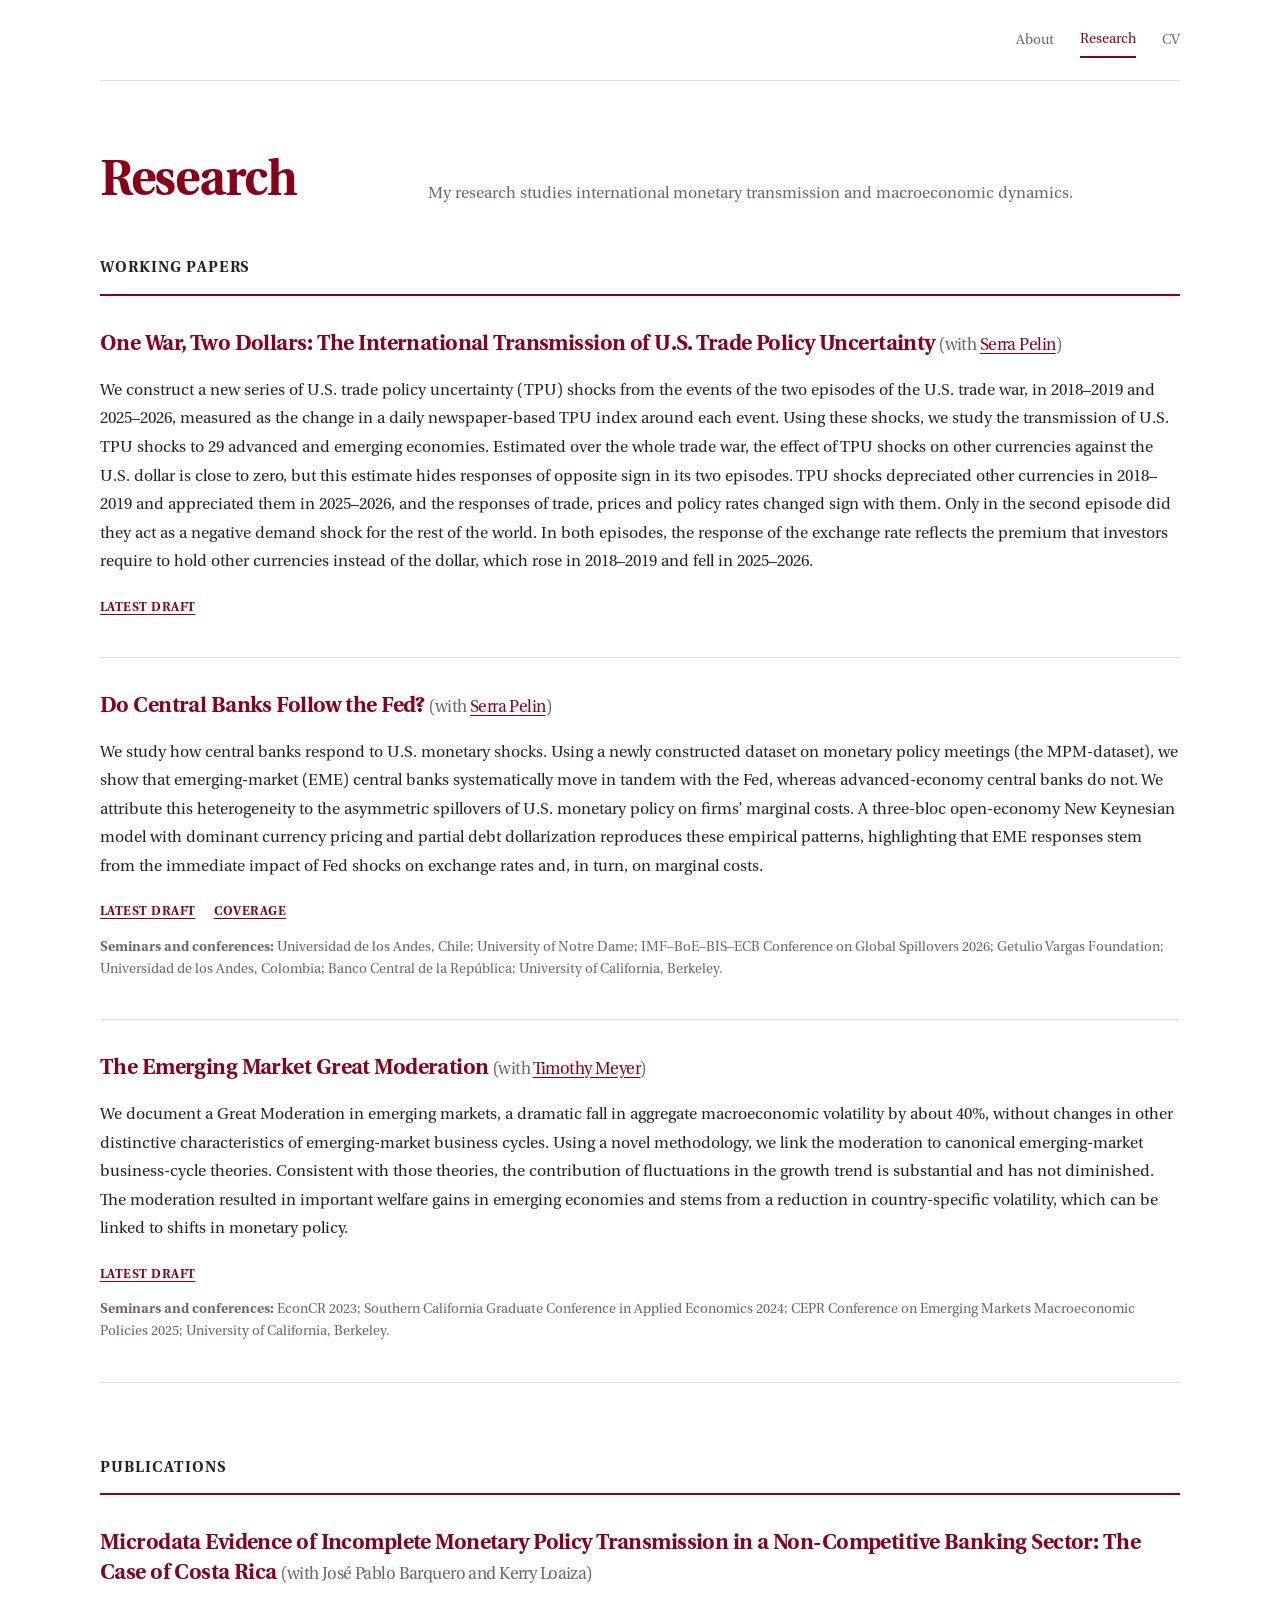
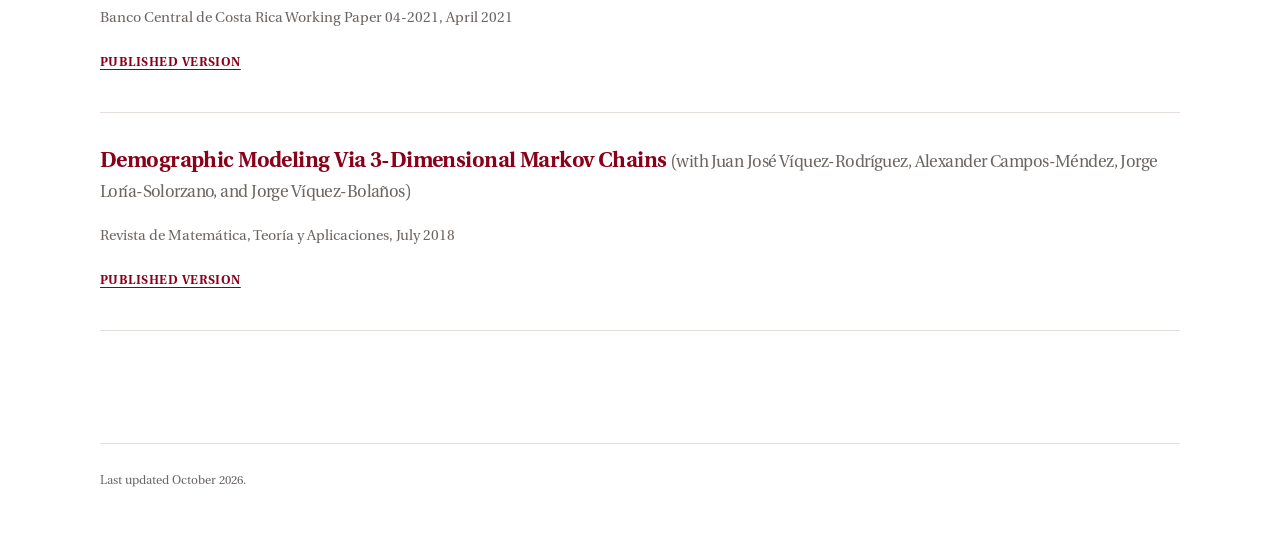
<file: research.html>
<!doctype html>
<html lang="en">
<head>
  <meta charset="utf-8">
  <meta name="viewport" content="width=device-width, initial-scale=1">
  <meta name="description" content="Research by Alfredo Mendoza-Fernández on international monetary transmission and macroeconomic dynamics in emerging economies.">
  <title>Research · Alfredo Mendoza-Fernández</title>
  <link rel="stylesheet" href="styles.css?v=20261023-3">
</head>
<body>
  <header class="site-header">
    <nav class="site-nav" aria-label="Main navigation">
      <a href="index.html">About</a>
      <a class="active" href="research.html" aria-current="page">Research</a>
      <a href="https://drive.google.com/file/d/1u0pi8GPpG8_oMItCPe8ijrGYifC8ohKN/view?usp=drive_link">CV</a>
    </nav>
  </header>

  <main>
    <section class="research" aria-labelledby="research-title">
      <div class="section-heading">
        <div>
          <h1 id="research-title">Research</h1>
        </div>
        <p class="section-intro">My research studies international monetary transmission and macroeconomic dynamics.</p>
      </div>

      <div class="research-group" aria-labelledby="working-papers">
        <h2 id="working-papers">Working papers</h2>

        <article class="paper">
          <h3 class="paper-title"><a href="https://drive.google.com/file/d/10xyzyuTXaW6vA8m2mhLNO19U_VNLZIgk/view">One War, Two Dollars: The International Transmission of U.S. Trade Policy Uncertainty</a> <span class="paper-coauthor">(with <a href="https://serrapelin.github.io/">Serra Pelin</a>)</span></h3>
          <p class="abstract">We construct a new series of U.S. trade policy uncertainty (TPU) shocks from the events of the two episodes of the U.S. trade war, in 2018–2019 and 2025–2026, measured as the change in a daily newspaper-based TPU index around each event. Using these shocks, we study the transmission of U.S. TPU shocks to 29 advanced and emerging economies. Estimated over the whole trade war, the effect of TPU shocks on other currencies against the U.S. dollar is close to zero, but this estimate hides responses of opposite sign in its two episodes. TPU shocks depreciated other currencies in 2018–2019 and appreciated them in 2025–2026, and the responses of trade, prices and policy rates changed sign with them. Only in the second episode did they act as a negative demand shock for the rest of the world. In both episodes, the response of the exchange rate reflects the premium that investors require to hold other currencies instead of the dollar, which rose in 2018–2019 and fell in 2025–2026.</p>
          <nav class="paper-links" aria-label="Links for One War, Two Dollars">
            <a href="https://drive.google.com/file/d/10xyzyuTXaW6vA8m2mhLNO19U_VNLZIgk/view">Latest draft</a>
          </nav>
        </article>

        <article class="paper">
          <h3 class="paper-title"><a href="https://drive.google.com/file/d/11hAbTC-KCe8YB0j25b3eJ0Ev-lhQNJ4g/view?usp=drive_link">Do Central Banks Follow the Fed?</a> <span class="paper-coauthor">(with <a href="https://serrapelin.github.io/">Serra Pelin</a>)</span></h3>
          <p class="abstract">We study how central banks respond to U.S. monetary shocks. Using a newly constructed dataset on monetary policy meetings (the MPM-dataset), we show that emerging-market (EME) central banks systematically move in tandem with the Fed, whereas advanced-economy central banks do not. We attribute this heterogeneity to the asymmetric spillovers of U.S. monetary policy on firms’ marginal costs. A three-bloc open-economy New Keynesian model with dominant currency pricing and partial debt dollarization reproduces these empirical patterns, highlighting that EME responses stem from the immediate impact of Fed shocks on exchange rates and, in turn, on marginal costs.</p>
          <nav class="paper-links" aria-label="Links for Do Central Banks Follow the Fed?">
            <a href="https://drive.google.com/file/d/11hAbTC-KCe8YB0j25b3eJ0Ev-lhQNJ4g/view?usp=drive_link">Latest draft</a>
            <a href="https://www.piie.com/blogs/realtime-economics/2026/amid-wartime-disruptions-most-emerging-market-central-banks-will">Coverage</a>
          </nav>
          <p class="details"><strong>Seminars and conferences:</strong> Universidad de los Andes, Chile; University of Notre Dame; IMF–BoE–BIS–ECB Conference on Global Spillovers 2026; Getulio Vargas Foundation; Universidad de los Andes, Colombia; Banco Central de la República; University of California, Berkeley.</p>
        </article>

        <article class="paper">
          <h3 class="paper-title"><a href="https://drive.google.com/file/d/11nLIejjictZjPxb9u2W0_oEwyP3xzWER/view?usp=drive_link">The Emerging Market Great Moderation</a> <span class="paper-coauthor">(with <a href="https://timothy-meyer.net/">Timothy Meyer</a>)</span></h3>
          <p class="abstract">We document a Great Moderation in emerging markets, a dramatic fall in aggregate macroeconomic volatility by about 40%, without changes in other distinctive characteristics of emerging-market business cycles. Using a novel methodology, we link the moderation to canonical emerging-market business-cycle theories. Consistent with those theories, the contribution of fluctuations in the growth trend is substantial and has not diminished. The moderation resulted in important welfare gains in emerging economies and stems from a reduction in country-specific volatility, which can be linked to shifts in monetary policy.</p>
          <nav class="paper-links" aria-label="Links for The Emerging Market Great Moderation">
            <a href="https://drive.google.com/file/d/11nLIejjictZjPxb9u2W0_oEwyP3xzWER/view?usp=drive_link">Latest draft</a>
          </nav>
          <p class="details"><strong>Seminars and conferences:</strong> EconCR 2023; Southern California Graduate Conference in Applied Economics 2024; CEPR Conference on Emerging Markets Macroeconomic Policies 2025; University of California, Berkeley.</p>
        </article>
      </div>

      <div class="research-group" aria-labelledby="publications">
        <h2 id="publications">Publications</h2>

        <article class="paper">
          <h3 class="paper-title"><a href="https://repositorioinvestigaciones.bccr.fi.cr/items/cad6059c-e0f3-4c84-8469-cc3dcd5dae84">Microdata Evidence of Incomplete Monetary Policy Transmission in a Non-Competitive Banking Sector: The Case of Costa Rica</a> <span class="paper-coauthor">(with José Pablo Barquero and Kerry Loaiza)</span></h3>
          <p class="paper-meta">Banco Central de Costa Rica Working Paper 04-2021, April 2021</p>
          <nav class="paper-links" aria-label="Links for Microdata Evidence of Incomplete Monetary Policy Transmission">
            <a href="https://repositorioinvestigaciones.bccr.fi.cr/items/cad6059c-e0f3-4c84-8469-cc3dcd5dae84">Published version</a>
          </nav>
        </article>

        <article class="paper">
          <h3 class="paper-title"><a href="https://www.scielo.sa.cr/scielo.php?pid=S1409-24332018000200185&amp;script=sci_abstract">Demographic Modeling Via 3-Dimensional Markov Chains</a> <span class="paper-coauthor">(with Juan José Víquez-Rodríguez, Alexander Campos-Méndez, Jorge Loría-Solorzano, and Jorge Víquez-Bolaños)</span></h3>
          <p class="paper-meta">Revista de Matemática, Teoría y Aplicaciones, July 2018</p>
          <nav class="paper-links" aria-label="Links for Demographic Modeling Via 3-Dimensional Markov Chains">
            <a href="https://www.scielo.sa.cr/scielo.php?pid=S1409-24332018000200185&amp;script=sci_abstract">Published version</a>
          </nav>
        </article>
      </div>
    </section>

    <footer>Last updated October 2026.</footer>
  </main>
</body>
</html>
</file>
<file: styles.css>
@font-face {
  font-family: "Erewhon";
  src: url("fonts/Erewhon-Regular.otf") format("opentype");
  font-style: normal;
  font-weight: 400;
  font-display: swap;
}

@font-face {
  font-family: "Erewhon";
  src: url("fonts/Erewhon-Italic.otf") format("opentype");
  font-style: italic;
  font-weight: 400;
  font-display: swap;
}

@font-face {
  font-family: "Erewhon";
  src: url("fonts/Erewhon-Bold.otf") format("opentype");
  font-style: normal;
  font-weight: 700;
  font-display: swap;
}

@font-face {
  font-family: "Erewhon";
  src: url("fonts/Erewhon-BoldItalic.otf") format("opentype");
  font-style: italic;
  font-weight: 700;
  font-display: swap;
}

:root {
  --ink: #25211f;
  --muted: #6b6662;
  --rule: #e5dfdc;
  --accent: #8a001a;
  --accent-dark: #5f0012;
  --paper: #ffffff;
}

* { box-sizing: border-box; }

html { scroll-behavior: smooth; }

body {
  margin: 0;
  background: var(--paper);
  color: var(--ink);
  font-family: "Erewhon", Georgia, "Times New Roman", serif;
  font-size: 17px;
  line-height: 1.68;
  -webkit-font-smoothing: antialiased;
}

a {
  color: var(--accent);
  text-decoration-thickness: 1px;
  text-underline-offset: 3px;
}

a:hover,
a:focus { color: var(--accent-dark); }

.site-header {
  width: min(1080px, calc(100% - 48px));
  margin: 0 auto;
  padding: 28px 0 22px;
  display: flex;
  justify-content: flex-end;
  border-bottom: 1px solid var(--rule);
  font-family: "Erewhon", Georgia, "Times New Roman", serif;
}

.site-nav {
  display: flex;
  flex-wrap: wrap;
  align-items: center;
  gap: 26px;
  font-size: 0.92rem;
}

.site-nav a {
  padding-bottom: 3px;
  color: var(--muted);
  text-decoration: none;
}

.site-nav a:hover,
.site-nav a:focus,
.site-nav a.active {
  color: var(--accent);
}

.site-nav a.active {
  border-bottom: 2px solid var(--accent);
}

main {
  width: min(1080px, calc(100% - 48px));
  margin: 0 auto;
}

.intro {
  display: grid;
  grid-template-columns: minmax(260px, 370px) minmax(0, 1fr);
  gap: clamp(42px, 7vw, 86px);
  align-items: center;
  min-height: calc(100vh - 172px);
  padding: 64px 0 76px;
}

.portrait {
  display: block;
  width: 100%;
  aspect-ratio: 4 / 5;
  object-fit: cover;
  object-position: 50% 30%;
}

.kicker,
.section-label {
  margin: 0;
  color: var(--accent);
  font-family: "Erewhon", Georgia, "Times New Roman", serif;
  font-weight: 700;
  letter-spacing: 0.1em;
  text-transform: uppercase;
}

.kicker,
.intro h1 {
  font-size: clamp(1rem, 1.6vw, 1.22rem);
}

.section-label {
  font-size: 0.75rem;
  letter-spacing: 0.12em;
}

h1, h2, h3, h4 {
  font-family: "Erewhon", Georgia, "Times New Roman", serif;
  color: var(--ink);
  letter-spacing: -0.025em;
}

h1 {
  max-width: 650px;
  margin: 8px 0 14px;
  font-weight: 700;
  line-height: 1.14;
}

.role {
  margin: 0 0 24px;
  color: var(--muted);
  font-family: "Erewhon", Georgia, "Times New Roman", serif;
  font-size: 0.98rem;
  line-height: 1.55;
}

.intro-copy { max-width: 620px; }

.intro-copy > p:not(.kicker):not(.role) { margin: 0 0 16px; }

.profile-links {
  display: flex;
  flex-wrap: wrap;
  gap: 10px 22px;
  margin-top: 25px;
  font-family: "Erewhon", Georgia, "Times New Roman", serif;
  font-size: 0.88rem;
  font-weight: 600;
}

.research {
  padding: 66px 0 28px;
}

.section-heading {
  display: grid;
  grid-template-columns: minmax(170px, 0.38fr) minmax(0, 1fr);
  gap: 42px;
  margin-bottom: 46px;
}

.section-heading h1 {
  margin: 7px 0 0;
  color: var(--accent);
  font-size: clamp(2.1rem, 4vw, 3.2rem);
  line-height: 1.08;
}

.section-intro {
  align-self: end;
  max-width: 660px;
  margin: 0;
  color: var(--muted);
}

.research-group { margin: 0 0 72px; }

.research-group h2 {
  margin: 0;
  padding: 0 0 12px;
  border-bottom: 2px solid var(--accent);
  font-size: 1rem;
  font-weight: 700;
  letter-spacing: 0.06em;
  text-transform: uppercase;
}

.paper {
  padding: 34px 0 38px;
  border-bottom: 1px solid var(--rule);
}

.paper-title {
  margin: 0 0 17px;
  font-size: clamp(1.15rem, 2vw, 1.42rem);
  font-weight: 700;
  line-height: 1.32;
}

.paper-title a {
  color: var(--accent);
  text-decoration: none;
}

.paper-title a:hover,
.paper-title a:focus { text-decoration: underline; }

.paper-coauthor {
  color: var(--muted);
  font-size: 0.78em;
  font-weight: 400;
}

.paper-coauthor a {
  color: var(--accent);
  text-decoration: underline;
}

.paper-meta {
  margin: 0 0 17px;
  color: var(--muted);
  font-size: 0.96rem;
}

.abstract {
  max-width: none;
  margin: 0 0 17px;
}

.paper-links {
  display: flex;
  flex-wrap: wrap;
  gap: 10px 18px;
  margin: 20px 0 0;
  font-family: "Erewhon", Georgia, "Times New Roman", serif;
  font-size: 0.82rem;
  font-weight: 700;
  letter-spacing: 0.035em;
  text-transform: uppercase;
}

.details {
  max-width: none;
  margin: 13px 0 0;
  color: var(--muted);
  font-size: 0.9rem;
  line-height: 1.55;
}

footer {
  margin-top: 12px;
  padding: 26px 0 44px;
  border-top: 1px solid var(--rule);
  color: var(--muted);
  font-family: "Erewhon", Georgia, "Times New Roman", serif;
  font-size: 0.8rem;
}

@media (max-width: 760px) {
  .site-header,
  main { width: min(100% - 32px, 620px); }

  .site-header { justify-content: flex-start; }

  .intro {
    grid-template-columns: 1fr;
    gap: 34px;
    min-height: 0;
    padding: 42px 0 58px;
  }

  .portrait { width: min(100%, 380px); }

  .section-heading {
    grid-template-columns: 1fr;
    gap: 16px;
  }

  .research { padding-top: 46px; }

}
</file>
